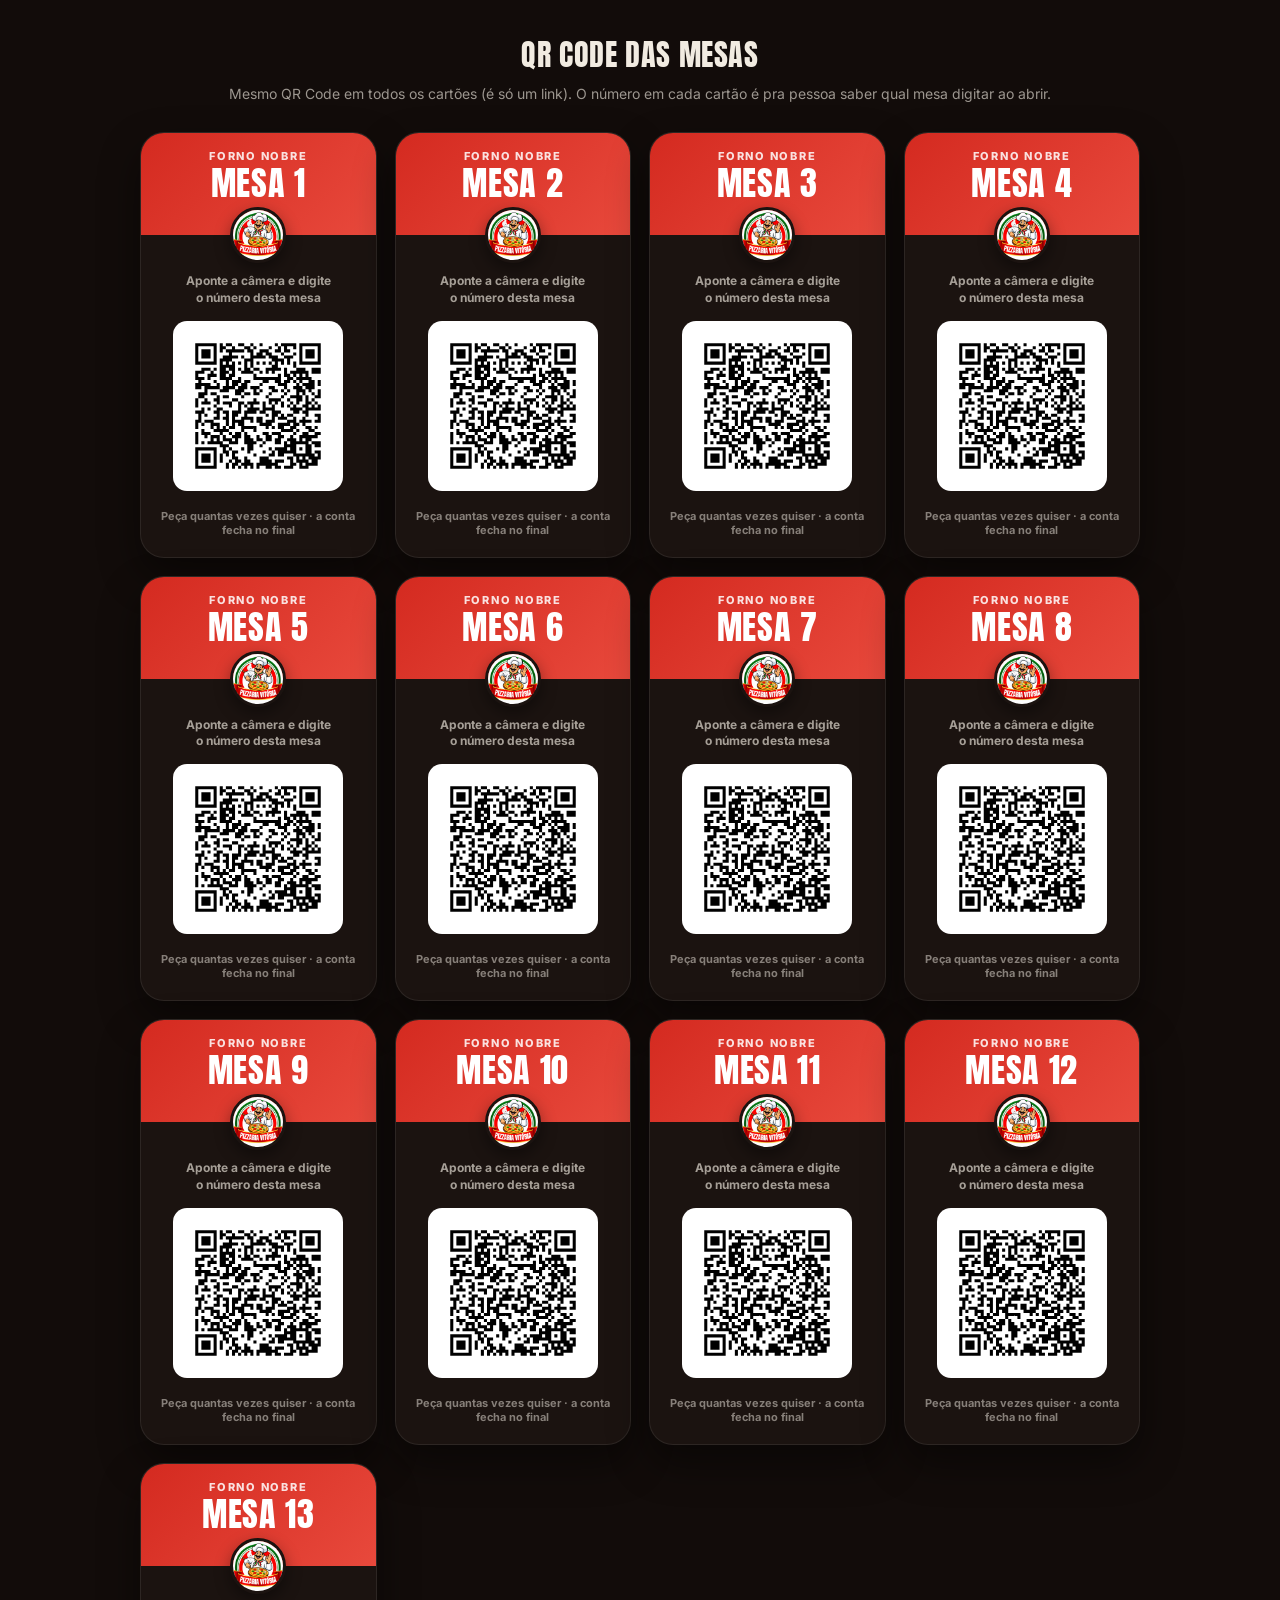
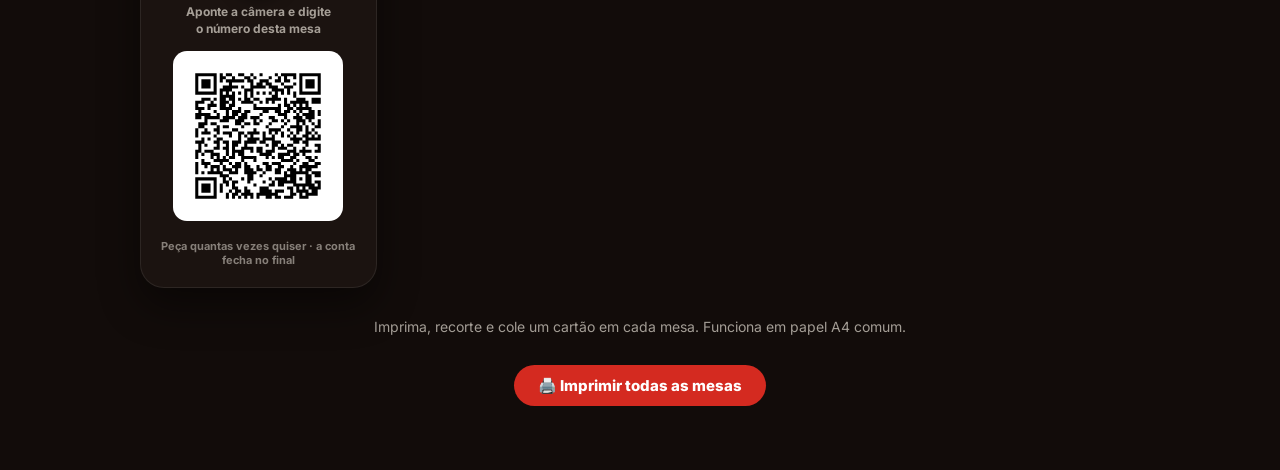
<file: mesas-qrcode.html>
<!doctype html>
<html lang="pt-BR">
<head>
<meta charset="utf-8" />
<meta name="viewport" content="width=device-width, initial-scale=1" />
<meta name="robots" content="noindex, nofollow" />
<title>QR Code das mesas para imprimir | Forno Nobre</title>
<link rel="icon" href="assets/img/favicon.png" type="image/png" />
<link rel="preconnect" href="https://fonts.googleapis.com" />
<link rel="preconnect" href="https://fonts.gstatic.com" crossorigin />
<link href="https://fonts.googleapis.com/css2?family=Anton&family=Inter:wght@400;600;800&display=swap" rel="stylesheet" />
<style>
  *{box-sizing:border-box}
  body{margin:0;background:#120C0A;color:#F1EBE1;font-family:"Inter",system-ui,sans-serif;padding:32px 18px 64px}
  .topo{max-width:1000px;margin:0 auto 28px;text-align:center}
  .topo h1{font-family:"Anton",Impact,sans-serif;font-weight:400;font-size:30px;margin:0 0 6px;text-transform:uppercase;letter-spacing:.02em}
  .topo p{margin:0;opacity:.62;font-size:14px;line-height:1.5}
  .grade{max-width:1000px;margin:0 auto;display:grid;grid-template-columns:repeat(auto-fit,minmax(220px,1fr));gap:18px}
  .cartao{
    position:relative;background:#1B1310;border:1px solid rgba(255,255,255,.08);border-radius:24px;
    padding:0 0 20px;text-align:center;overflow:hidden;
    break-inside:avoid;page-break-inside:avoid;
    box-shadow:0 18px 40px rgba(0,0,0,.45);
  }
  .cartao .faixa{background:linear-gradient(135deg,#D42A20,#E8493C);padding:18px 16px 34px;position:relative}
  .cartao .faixa .mesa{font-family:"Anton",Impact,sans-serif;font-weight:400;font-size:34px;color:#fff;
    letter-spacing:.02em;text-transform:uppercase;line-height:1}
  .cartao .faixa .mesa small{display:block;font-family:"Inter",sans-serif;font-size:11px;font-weight:800;
    letter-spacing:.16em;text-transform:uppercase;color:rgba(255,255,255,.85);margin-bottom:4px}
  .cartao .logo{width:56px;height:56px;border-radius:50%;border:3px solid #1B1310;
    position:absolute;left:50%;bottom:-28px;transform:translateX(-50%);
    box-shadow:0 6px 16px rgba(0,0,0,.4);background:#1B1310}
  .cartao .corpo{padding:38px 18px 0}
  .cartao .sub{margin:0 0 14px;font-size:12px;font-weight:700;color:rgba(241,235,225,.65);line-height:1.4}
  .qr{background:#fff;border-radius:14px;padding:10px;display:inline-block}
  .qr svg{display:block;width:150px;height:150px}
  .cartao .rodape{margin:14px 0 0;font-size:11px;font-weight:700;color:rgba(241,235,225,.5)}
  .fora{max-width:1000px;margin:28px auto 0;text-align:center;color:rgba(241,235,225,.65);font-size:14px;line-height:1.6}
  .fora button{margin-top:12px;padding:13px 24px;border-radius:999px;border:0;cursor:pointer;
    background:#D42A20;color:#fff;font:800 15px/1 "Inter",sans-serif}
  @media print{
    body{background:#fff;padding:0}
    .fora{display:none}
    .topo{display:none}
    .grade{gap:14px;padding:14px}
    .cartao{-webkit-print-color-adjust:exact;print-color-adjust:exact}
  }
</style>
</head>
<body>

<div class="topo">
  <h1>QR Code das mesas</h1>
  <p>Mesmo QR Code em todos os cartões (é só um link). O número em cada cartão é pra pessoa saber qual mesa digitar ao abrir.</p>
</div>

<div class="grade" data-grade></div>

<div class="fora">
  <p>Imprima, recorte e cole um cartão em cada mesa. Funciona em papel A4 comum.</p>
  <button type="button" onclick="window.print()">🖨️ Imprimir todas as mesas</button>
</div>

<script src="assets/js/qrcode-lib.js"></script>
<script>
(function () {
  var link = location.href.replace(/[^/]*$/, "") + "restaurante.html";
  var grade = document.querySelector("[data-grade]");
  var html = "";
  for (var n = 1; n <= 13; n++) {
    html += '<div class="cartao">' +
      '<div class="faixa"><span class="mesa"><small>Forno Nobre</small>Mesa ' + n + '</span>' +
        '<img class="logo" src="assets/img/logo.jpg" alt="Forno Nobre" /></div>' +
      '<div class="corpo">' +
        '<p class="sub">Aponte a câmera e digite<br />o número desta mesa</p>' +
        '<div class="qr" data-qr="' + n + '"></div>' +
        '<p class="rodape">Peça quantas vezes quiser · a conta fecha no final</p>' +
      '</div>' +
      '</div>';
  }
  grade.innerHTML = html;
  var qr = qrcode(0, "H");   // correção de erro alta: aguenta gordura e amassado na mesa
  qr.addData(link);
  qr.make();
  var svg = qr.createSvgTag(4);
  for (var m = 1; m <= 13; m++) {
    document.querySelector('[data-qr="' + m + '"]').innerHTML = svg;
  }
})();
</script>

</body>
</html>
</file>
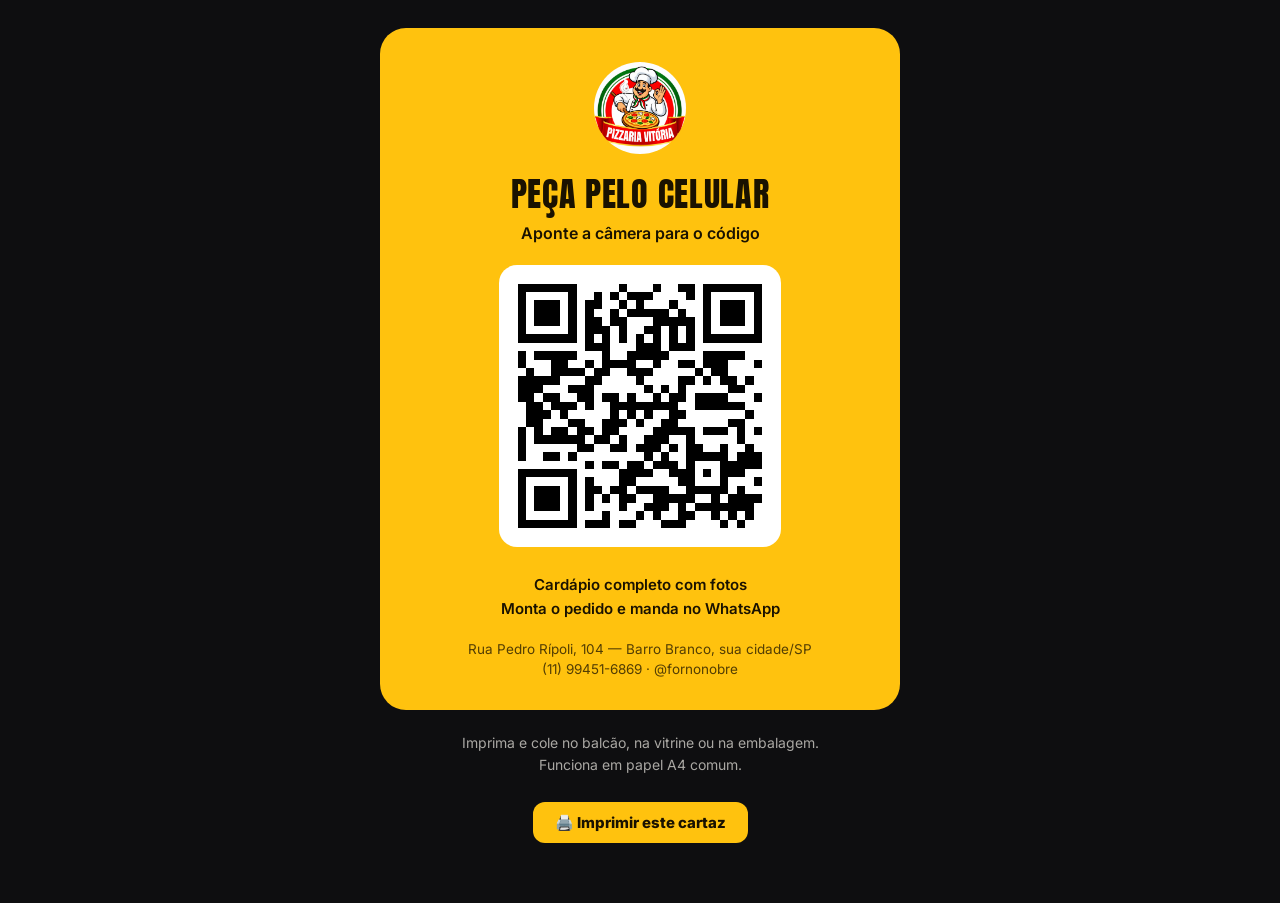
<file: qrcode.html>
<!doctype html>
<html lang="pt-BR">
<head>
<meta charset="utf-8" />
<meta name="viewport" content="width=device-width, initial-scale=1" />
<meta name="robots" content="noindex, nofollow" />
<title>QR Code para imprimir | Forno Nobre</title>
<link rel="icon" href="assets/img/favicon.png" type="image/png" />
<link rel="preconnect" href="https://fonts.googleapis.com" />
<link rel="preconnect" href="https://fonts.gstatic.com" crossorigin />
<link href="https://fonts.googleapis.com/css2?family=Anton&family=Inter:wght@400;600;800&display=swap" rel="stylesheet" />
<style>
  *{box-sizing:border-box}
  body{margin:0;background:#0E0E10;color:#EDEAE2;font-family:"Inter",system-ui,sans-serif;padding:28px 18px 60px}
  .folha{
    max-width:520px;margin:0 auto;background:#FFC20E;color:#1a1200;
    border-radius:26px;padding:34px 28px 30px;text-align:center;
  }
  .folha img.logo{width:92px;height:92px;border-radius:50%;margin:0 auto 14px;display:block}
  h1{font-family:"Anton",Impact,sans-serif;font-weight:400;font-size:34px;margin:0 0 4px;letter-spacing:.02em;text-transform:uppercase}
  .sub{margin:0 0 22px;font-size:16px;font-weight:600}
  .qr{background:#fff;border-radius:18px;padding:16px;display:inline-block}
  .qr img{width:250px;height:250px;display:block;image-rendering:pixelated}
  .passos{margin:22px 0 0;font-size:15px;line-height:1.6;font-weight:600}
  .end{margin:18px 0 0;font-size:13.5px;line-height:1.5;opacity:.75}
  .fora{max-width:520px;margin:22px auto 0;text-align:center;color:rgba(237,234,226,.7);font-size:14px;line-height:1.6}
  .fora button{
    margin-top:12px;padding:13px 22px;border-radius:12px;border:0;cursor:pointer;
    background:#FFC20E;color:#1a1200;font:800 15px/1 "Inter",sans-serif;
  }
  @media print{
    body{background:#fff;padding:0}
    .fora{display:none}
    .folha{max-width:100%;border-radius:0;box-shadow:none;-webkit-print-color-adjust:exact;print-color-adjust:exact}
  }
</style>
</head>
<body>

<div class="folha">
  <img class="logo" src="assets/img/logo.jpg" alt="Forno Nobre" />
  <h1>Peça pelo celular</h1>
  <p class="sub">Aponte a câmera para o código</p>

  <div class="qr"><img src="assets/img/qrcode.png" alt="QR Code do cardápio do Forno Nobre" /></div>

  <p class="passos">
    Cardápio completo com fotos<br />
    Monta o pedido e manda no WhatsApp
  </p>

  <p class="end">
    Rua Pedro Rípoli, 104 — Barro Branco, sua cidade/SP<br />
    (11) 99451-6869 · @fornonobre
  </p>
</div>

<div class="fora">
  <p>Imprima e cole no balcão, na vitrine ou na embalagem.<br />Funciona em papel A4 comum.</p>
  <button type="button" onclick="window.print()">🖨️ Imprimir este cartaz</button>
</div>

</body>
</html>
</file>
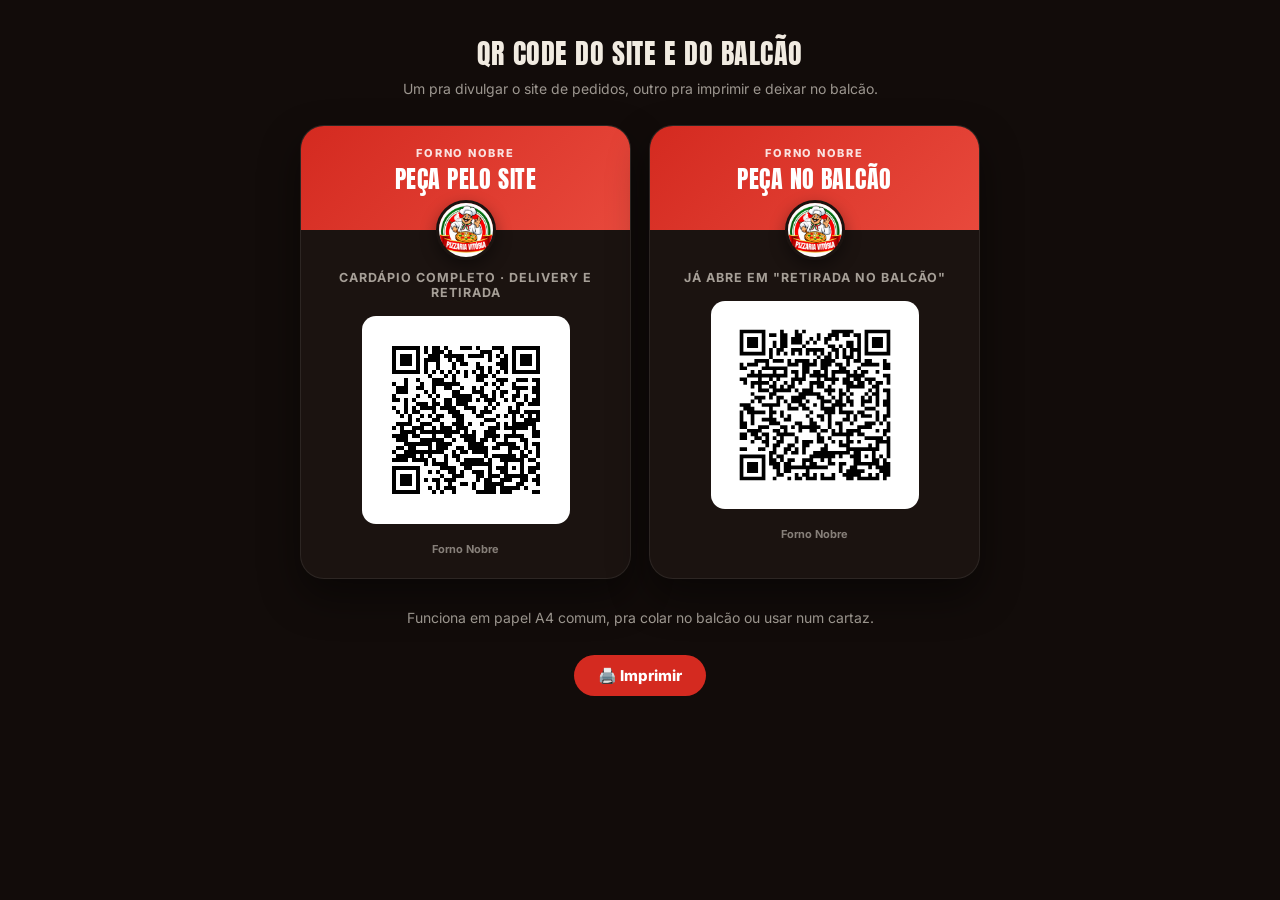
<file: qrcodes-extra.html>
<!doctype html>
<html lang="pt-BR">
<head>
<meta charset="utf-8" />
<meta name="viewport" content="width=device-width, initial-scale=1" />
<meta name="robots" content="noindex, nofollow" />
<title>QR Code do site e do balcão para imprimir | Forno Nobre</title>
<link rel="icon" href="assets/img/favicon.png" type="image/png" />
<link rel="preconnect" href="https://fonts.googleapis.com" />
<link rel="preconnect" href="https://fonts.gstatic.com" crossorigin />
<link href="https://fonts.googleapis.com/css2?family=Anton&family=Inter:wght@400;600;800&display=swap" rel="stylesheet" />
<style>
  *{box-sizing:border-box}
  body{margin:0;background:#120C0A;color:#F1EBE1;font-family:"Inter",system-ui,sans-serif;padding:32px 18px 64px}
  .topo{max-width:680px;margin:0 auto 28px;text-align:center}
  .topo h1{font-family:"Anton",Impact,sans-serif;font-weight:400;font-size:28px;margin:0 0 6px;text-transform:uppercase;letter-spacing:.02em}
  .topo p{margin:0;opacity:.62;font-size:14px}
  .grade{max-width:680px;margin:0 auto;display:grid;grid-template-columns:repeat(auto-fit,minmax(260px,1fr));gap:18px}
  .cartao{
    position:relative;background:#1B1310;border:1px solid rgba(255,255,255,.08);border-radius:24px;
    padding:0 0 22px;text-align:center;overflow:hidden;
    break-inside:avoid;page-break-inside:avoid;
    box-shadow:0 18px 40px rgba(0,0,0,.45);
  }
  .cartao .faixa{
    background:linear-gradient(135deg,#D42A20,#E8493C);padding:20px 16px 36px;position:relative;
  }
  .cartao .faixa h2{
    font-family:"Anton",Impact,sans-serif;font-weight:400;font-size:24px;color:#fff;margin:0;
    letter-spacing:.02em;text-transform:uppercase;line-height:1.15;
  }
  .cartao .faixa small{display:block;font-family:"Inter",sans-serif;font-size:11px;font-weight:800;
    letter-spacing:.16em;text-transform:uppercase;color:rgba(255,255,255,.85);margin-bottom:6px}
  .cartao .logo{
    width:60px;height:60px;border-radius:50%;border:3px solid #1B1310;
    position:absolute;left:50%;bottom:-30px;transform:translateX(-50%);
    box-shadow:0 6px 16px rgba(0,0,0,.4);background:#1B1310;
  }
  .cartao .corpo{padding:40px 18px 0}
  .cartao .sub{margin:0 0 16px;font-size:12.5px;font-weight:700;color:rgba(241,235,225,.65);
    text-transform:uppercase;letter-spacing:.08em}
  .qr{background:#fff;border-radius:14px;padding:14px;display:inline-block}
  .qr svg{display:block;width:180px;height:180px}
  .cartao .rodape{margin:14px 0 0;font-size:11px;font-weight:700;color:rgba(241,235,225,.5)}
  .fora{max-width:680px;margin:28px auto 0;text-align:center;color:rgba(241,235,225,.65);font-size:14px;line-height:1.6}
  .fora button{
    margin-top:12px;padding:13px 24px;border-radius:999px;border:0;cursor:pointer;
    background:#D42A20;color:#fff;font:800 15px/1 "Inter",sans-serif;
  }
  @media print{
    body{background:#fff;padding:0}
    .fora{display:none}
    .topo{display:none}
    .grade{gap:14px;padding:14px}
    .cartao{-webkit-print-color-adjust:exact;print-color-adjust:exact}
  }
</style>
</head>
<body>

<div class="topo">
  <h1>QR Code do site e do balcão</h1>
  <p>Um pra divulgar o site de pedidos, outro pra imprimir e deixar no balcão.</p>
</div>

<div class="grade">
  <div class="cartao">
    <div class="faixa"><small>Forno Nobre</small><h2>Peça pelo site</h2>
      <img class="logo" src="assets/img/logo.jpg" alt="Forno Nobre" /></div>
    <div class="corpo">
      <p class="sub">Cardápio completo · delivery e retirada</p>
      <div class="qr" data-qr="site"></div>
      <p class="rodape">Forno Nobre</p>
    </div>
  </div>
  <div class="cartao">
    <div class="faixa"><small>Forno Nobre</small><h2>Peça no balcão</h2>
      <img class="logo" src="assets/img/logo.jpg" alt="Forno Nobre" /></div>
    <div class="corpo">
      <p class="sub">Já abre em "Retirada no balcão"</p>
      <div class="qr" data-qr="balcao"></div>
      <p class="rodape">Forno Nobre</p>
    </div>
  </div>
</div>

<div class="fora">
  <p>Funciona em papel A4 comum, pra colar no balcão ou usar num cartaz.</p>
  <button type="button" onclick="window.print()">🖨️ Imprimir</button>
</div>

<script src="assets/js/qrcode-lib.js"></script>
<script>
(function () {
  var base = location.href.replace(/[^/]*$/, "") + "index.html";
  var alvos = { site: base, balcao: base + "?modo=balcao" };
  Object.keys(alvos).forEach(function (chave) {
    var qr = qrcode(0, "H");
    qr.addData(alvos[chave]);
    qr.make();
    document.querySelector('[data-qr="' + chave + '"]').innerHTML = qr.createSvgTag(4);
  });
})();
</script>

</body>
</html>
</file>
